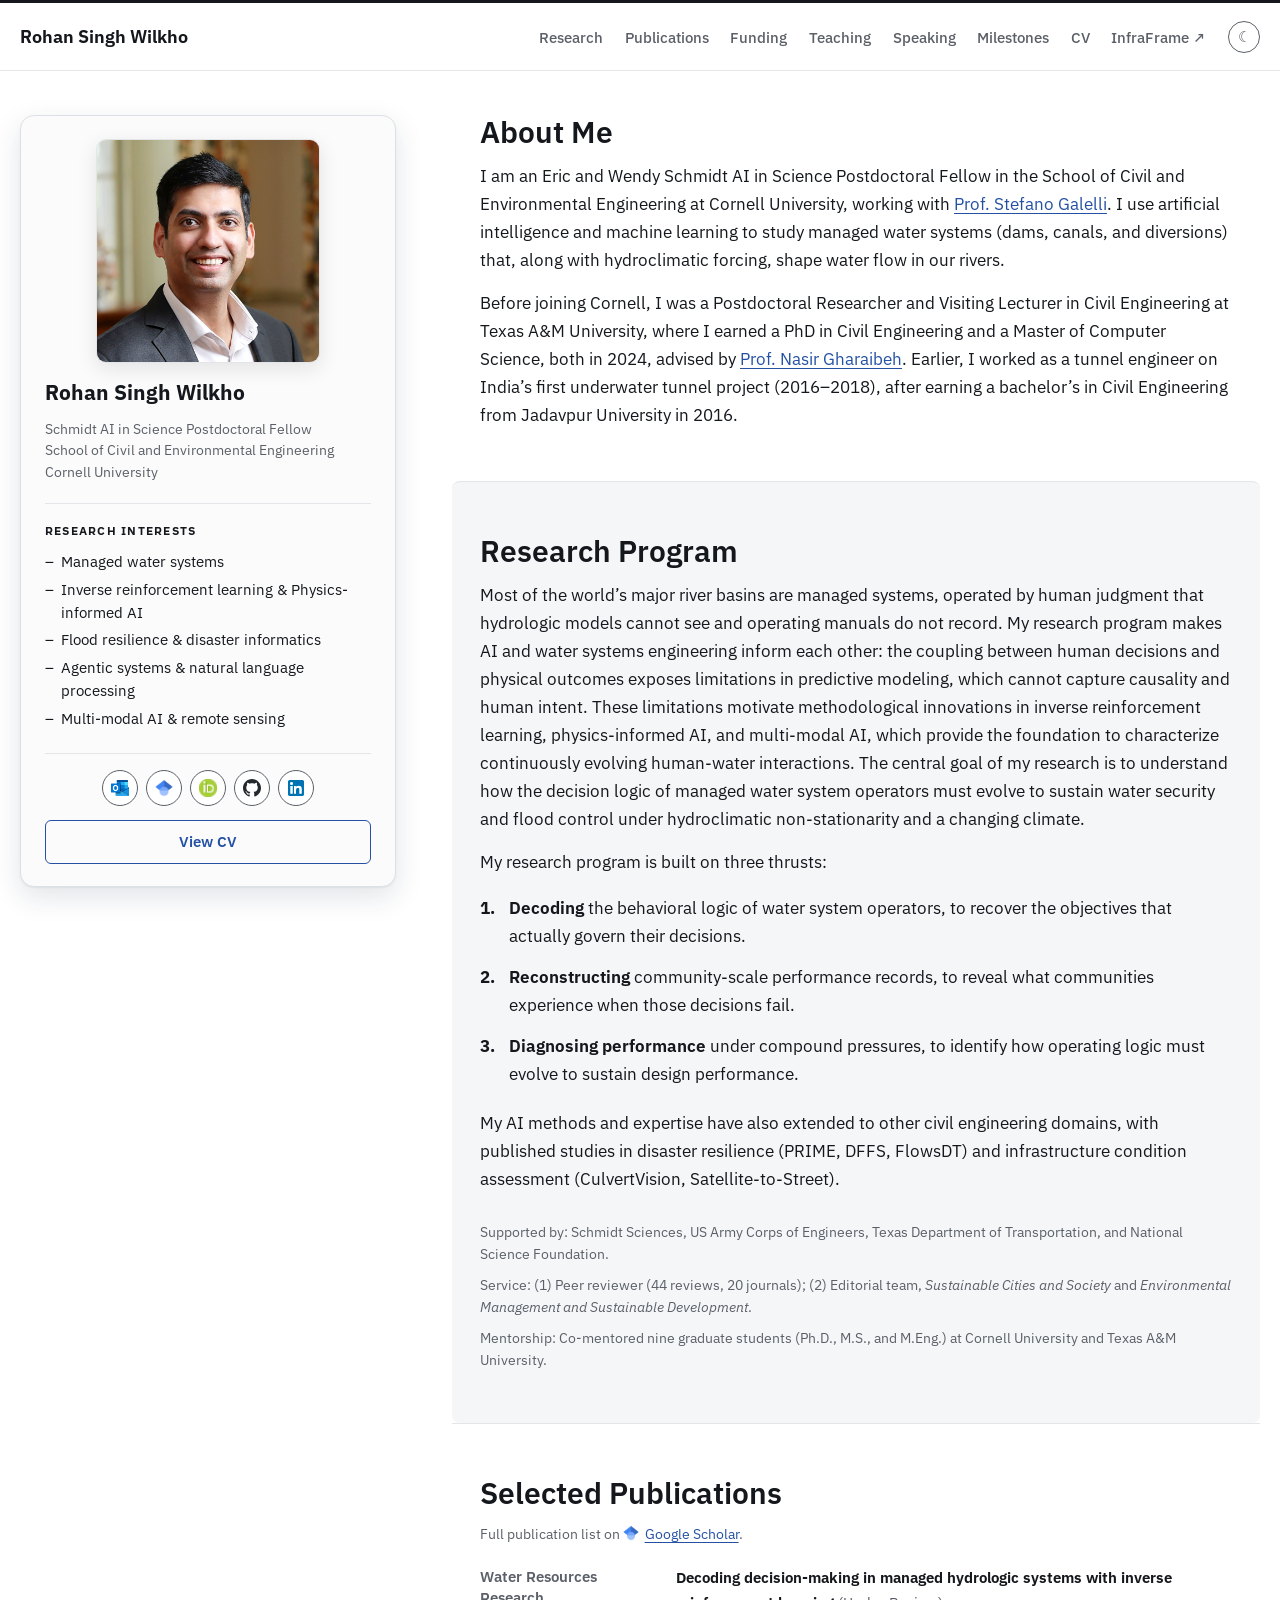
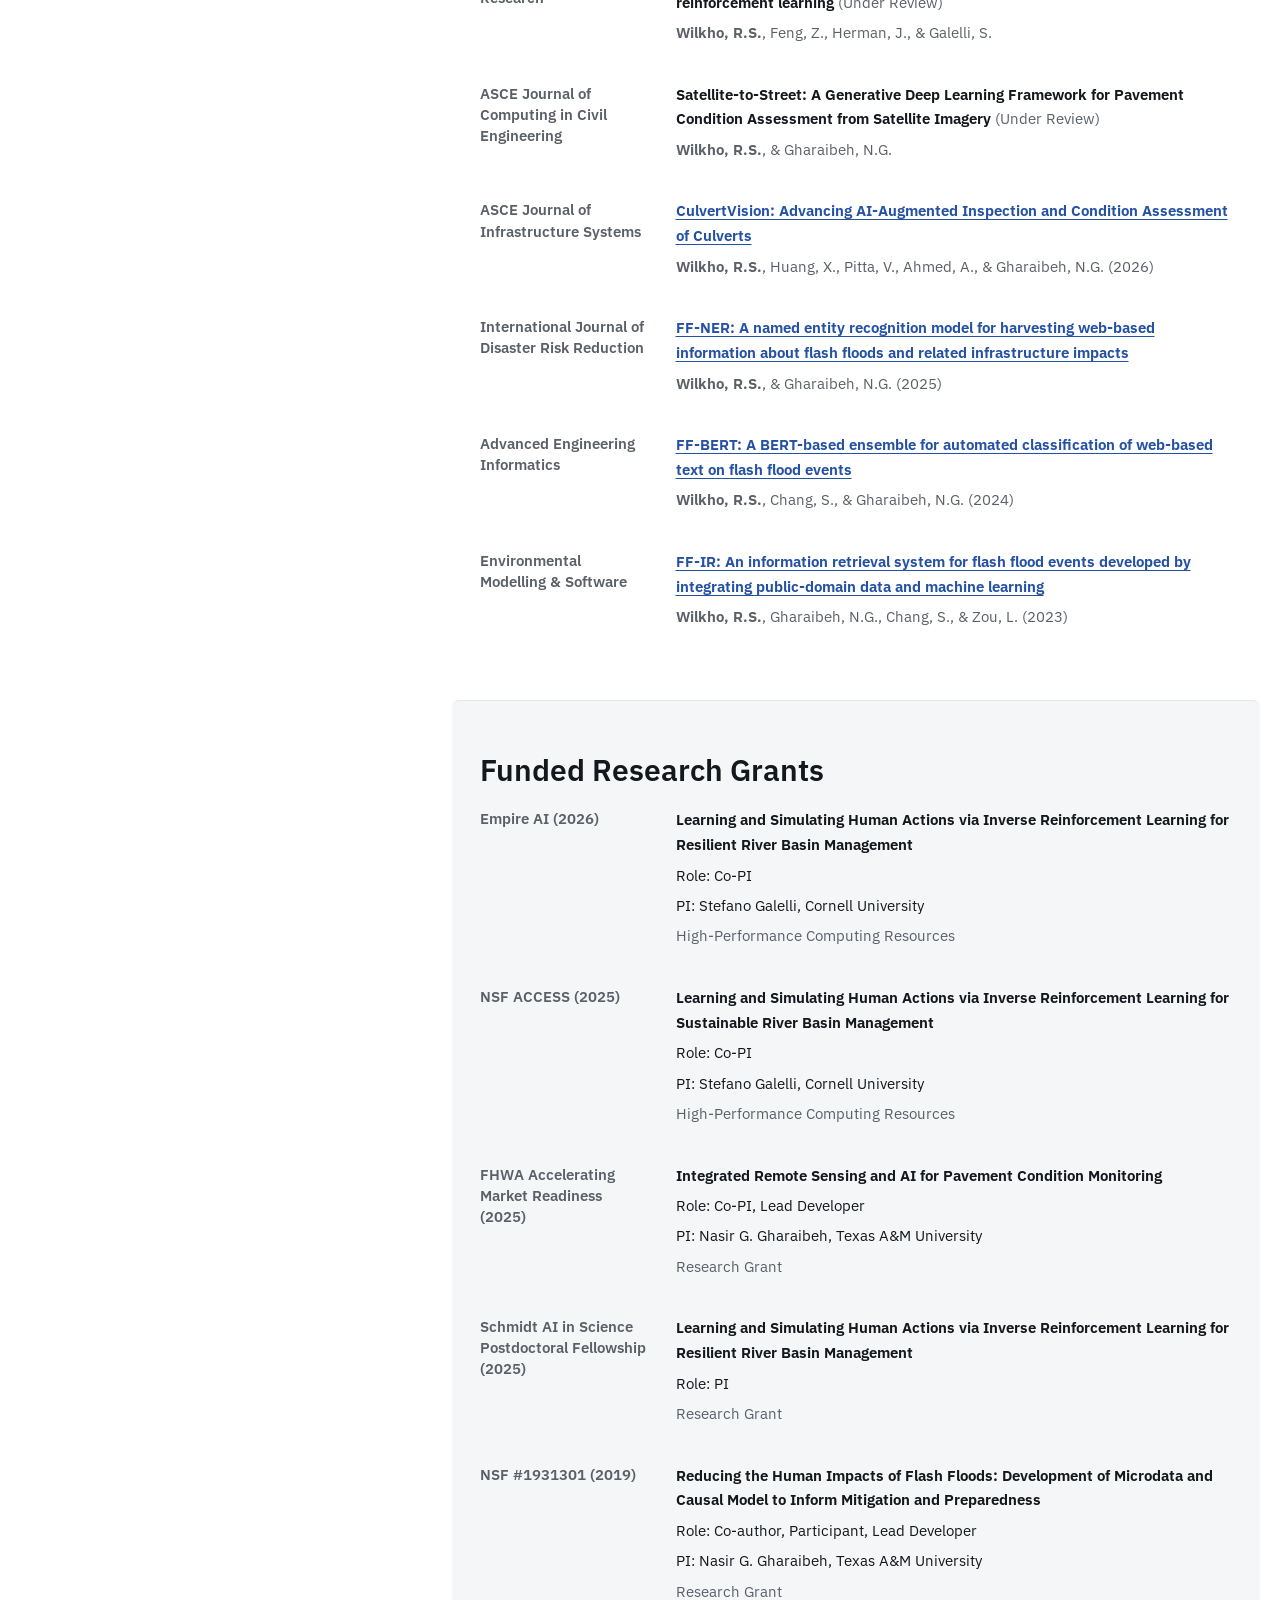
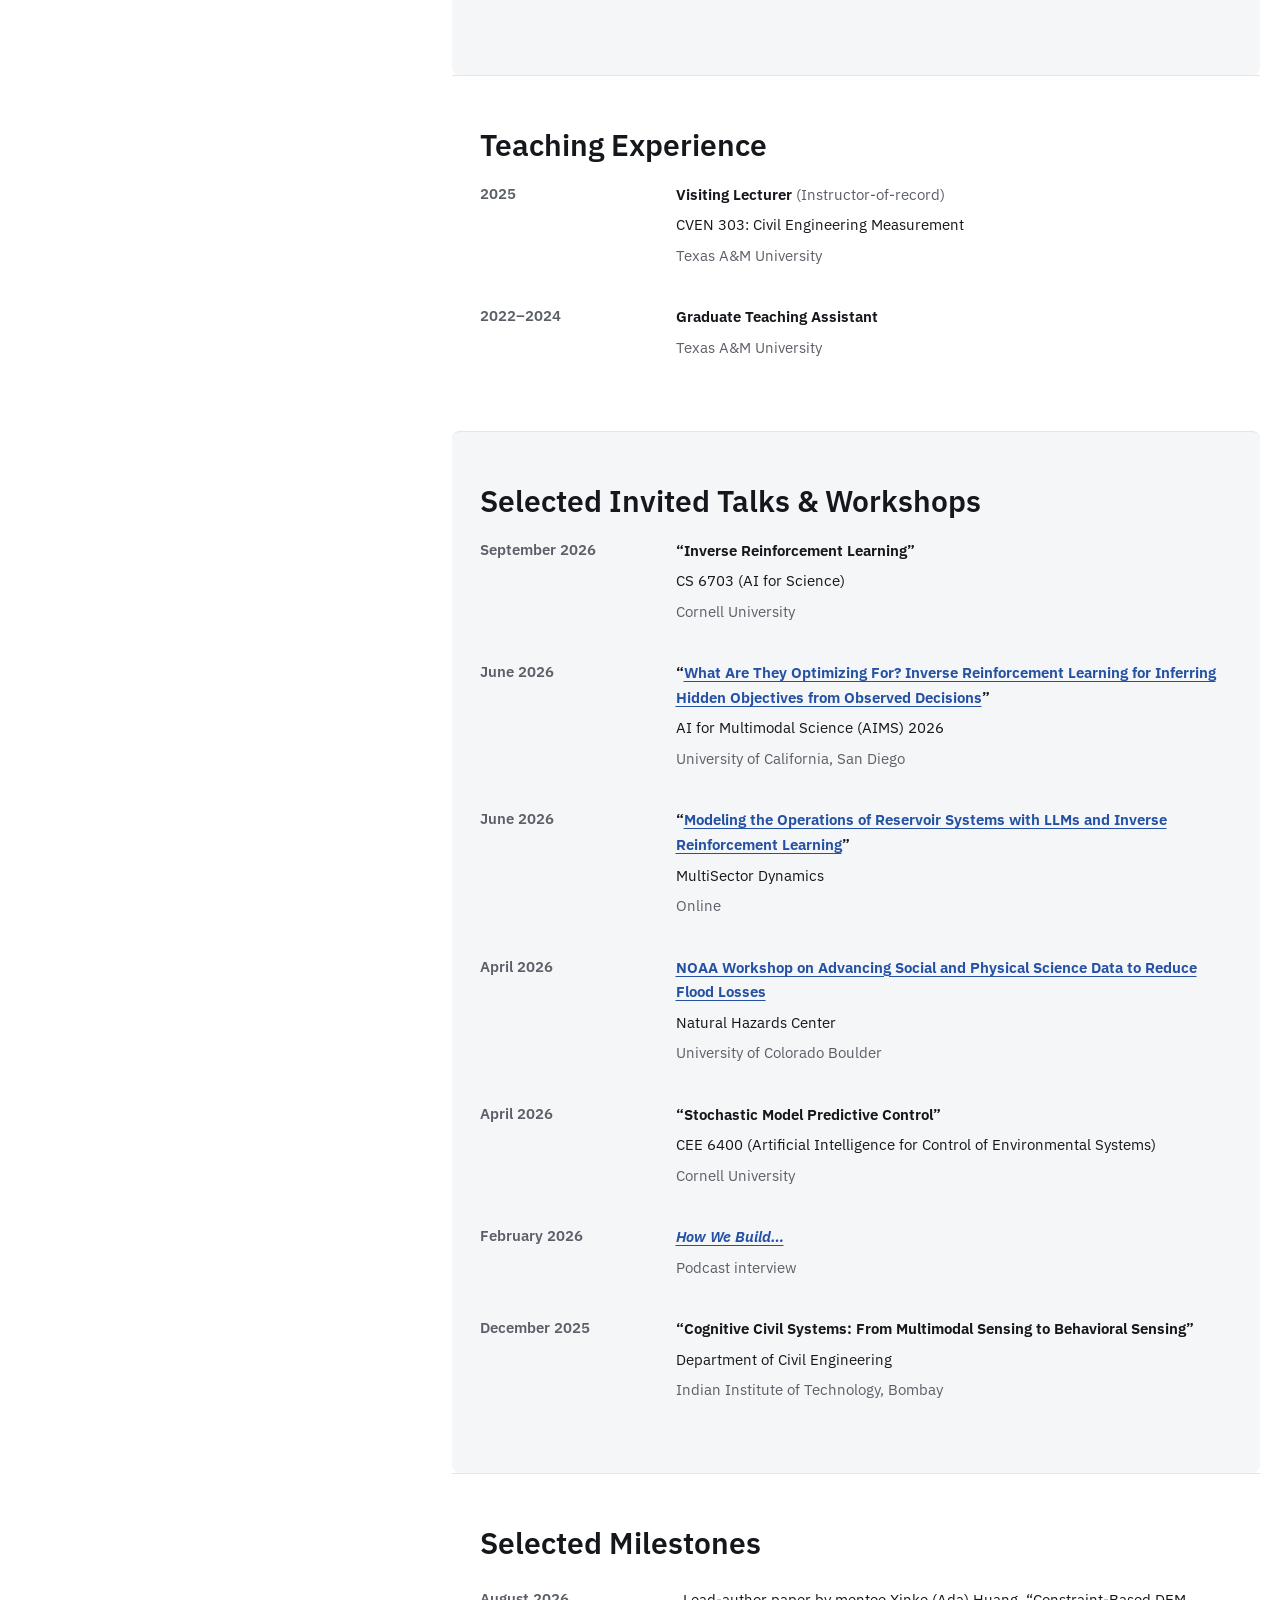
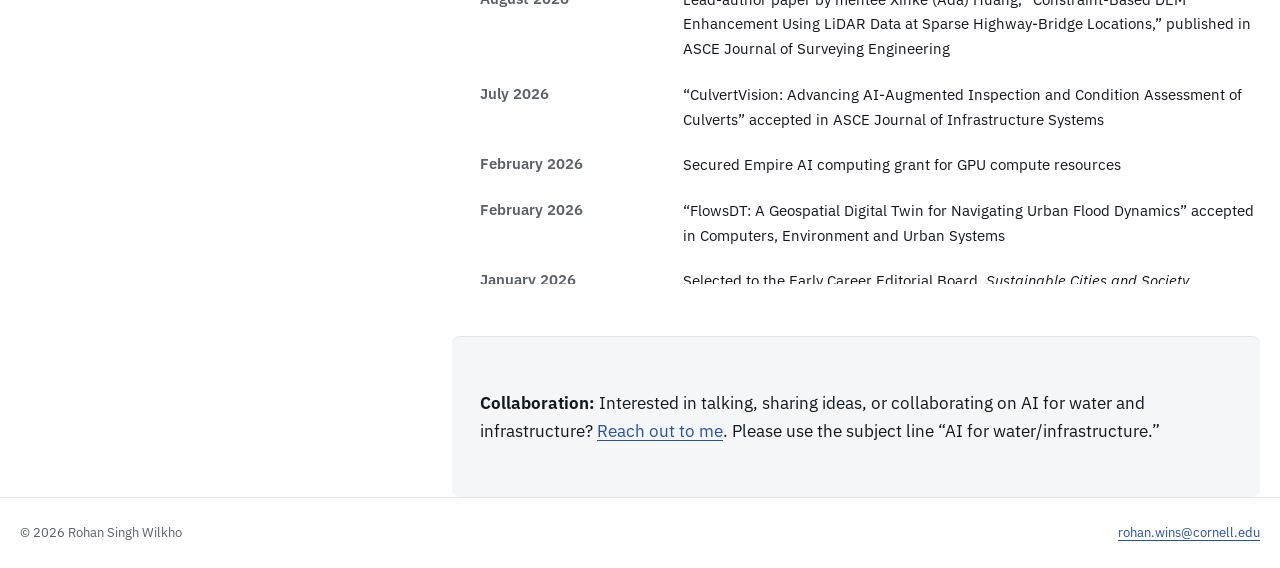
<file: index.html>
<!DOCTYPE html>
<html lang="en">
<head>
  <!-- Google tag (gtag.js) -->
  <script async src="https://www.googletagmanager.com/gtag/js?id=G-NSSXFM7LXE"></script>
  <script>
    window.dataLayer = window.dataLayer || [];
    function gtag(){dataLayer.push(arguments);}
    gtag('js', new Date());
    gtag('config', 'G-NSSXFM7LXE');
  </script>
  <!-- Microsoft Clarity -->
  <script type="text/javascript">
    (function(c,l,a,r,i,t,y){
        c[a]=c[a]||function(){(c[a].q=c[a].q||[]).push(arguments)};
        t=l.createElement(r);t.async=1;t.src="https://www.clarity.ms/tag/"+i;
        y=l.getElementsByTagName(r)[0];y.parentNode.insertBefore(t,y);
    })(window, document, "clarity", "script", "yewbq8x7nr");
  </script>
  <meta charset="utf-8">
  <meta name="viewport" content="width=device-width, initial-scale=1">
  <title>Rohan Singh Wilkho: AI for Managed Water Systems</title>
  <meta name="description" content="Rohan Singh Wilkho, Eric and Wendy Schmidt AI in Science Postdoctoral Fellow at Cornell University. He uses artificial intelligence and machine learning, including inverse reinforcement learning and physics-informed AI, to study managed water systems and reservoir operations.">
  <link rel="canonical" href="https://rohanwilkho.github.io/">
  <meta property="og:type" content="profile">
  <meta property="og:title" content="Rohan Singh Wilkho: AI for Managed Water Systems">
  <meta property="og:description" content="Schmidt AI in Science Postdoctoral Fellow, Cornell University. Decoding the behavioral logic of the world's managed water systems.">
  <meta property="og:url" content="https://rohanwilkho.github.io/">
  <meta property="og:image" content="https://rohanwilkho.github.io/assets/portrait.jpg">
  <link rel="icon" href="assets/favicon.svg" type="image/svg+xml">
  <link rel="preconnect" href="https://fonts.googleapis.com">
  <link rel="preconnect" href="https://fonts.gstatic.com" crossorigin>
  <link href="https://fonts.googleapis.com/css2?family=IBM+Plex+Sans:wght@400;500;600;700&display=swap" rel="stylesheet">
  <link rel="stylesheet" href="styles.css?v=6">
  <script>
    /* Light is the default; apply a saved dark choice before first paint. */
    (function () {
      try {
        if (localStorage.getItem('theme') === 'dark') document.documentElement.setAttribute('data-theme', 'dark');
      } catch (e) {}
    })();
  </script>

  <!-- Highwire Press meta tags for first-author articles -->
  <meta name="citation_author" content="Wilkho, Rohan Singh">
  <meta name="citation_title" content="FF-BERT: A BERT-based ensemble for automated classification of web-based text on flash flood events">
  <meta name="citation_journal_title" content="Advanced Engineering Informatics">
  <meta name="citation_publication_date" content="2024">
  <meta name="citation_doi" content="TODO_DOI_FFBERT">
  <meta name="citation_author" content="Wilkho, Rohan Singh">
  <meta name="citation_title" content="FF-NER: A named entity recognition model for harvesting web-based information about flash floods and related infrastructure impacts">
  <meta name="citation_journal_title" content="International Journal of Disaster Risk Reduction">
  <meta name="citation_publication_date" content="2025">
  <meta name="citation_doi" content="TODO_DOI_FFNER">
  <meta name="citation_author" content="Wilkho, Rohan Singh">
  <meta name="citation_title" content="FF-IR: An information retrieval system for flash flood events developed by integrating public-domain data and machine learning">
  <meta name="citation_journal_title" content="Environmental Modelling &amp; Software">
  <meta name="citation_publication_date" content="2023">
  <meta name="citation_doi" content="TODO_DOI_FFIR">
  <meta name="citation_author" content="Wilkho, Rohan Singh">
  <meta name="citation_title" content="A GIS-based tool for dynamic assessment of community susceptibility to flash flooding">
  <meta name="citation_journal_title" content="Journal of Flood Risk Management">
  <meta name="citation_publication_date" content="2025">
  <meta name="citation_doi" content="TODO_DOI_DFFS">
  <meta name="citation_author" content="Wilkho, Rohan Singh">
  <meta name="citation_title" content="CulvertVision: Advancing AI-Augmented Inspection and Condition Assessment of Culverts">
  <meta name="citation_journal_title" content="Journal of Infrastructure Systems">
  <meta name="citation_publication_date" content="2026">
  <meta name="citation_doi" content="TODO_DOI_CULVERTVISION">

  <script type="application/ld+json">
  {
    "@context": "https://schema.org",
    "@type": "Person",
    "name": "Rohan Singh Wilkho",
    "jobTitle": "Schmidt AI in Science Postdoctoral Fellow",
    "worksFor": {
      "@type": "CollegeOrUniversity",
      "name": "Cornell University",
      "department": "School of Civil and Environmental Engineering"
    },
    "alumniOf": [
      { "@type": "CollegeOrUniversity", "name": "Texas A&M University" },
      { "@type": "CollegeOrUniversity", "name": "Jadavpur University" }
    ],
    "award": ["Schmidt AI in Science Postdoctoral Fellowship (Schmidt Sciences, PI, $160,000)"],
    "email": "mailto:rohan.wins@cornell.edu",
    "url": "https://rohanwilkho.github.io/",
    "image": "https://rohanwilkho.github.io/assets/portrait.jpg",
    "knowsAbout": [
      "managed water systems", "reservoir operations", "inverse reinforcement learning",
      "physics-informed machine learning", "multi-modal AI", "hydroinformatics",
      "water resources engineering", "flood risk management", "disaster informatics",
      "natural language processing", "remote sensing", "computer vision",
      "coupled human-natural systems", "infrastructure asset management", "AI for science"
    ],
    "sameAs": [
      "https://scholar.google.com/citations?user=xesRkUsAAAAJ&hl=en",
      "https://www.linkedin.com/in/rohanswilkho/",
      "https://github.com/RohanSWilkho93",
      "https://orcid.org/0000-0001-6788-9332"
    ]
  }
  </script>
</head>
<body>
  <a class="skip-link" href="#main">Skip to main content</a>

  <header class="site-header">
    <div class="wrap">
      <a class="brand" href="#top">Rohan Singh Wilkho</a>
      <nav class="site-nav" aria-label="Sections">
        <ul>
          <li><a href="#research">Research</a></li>
          <li><a href="#publications">Publications</a></li>
          <li><a href="#funding">Funding</a></li>
          <li><a href="#teaching">Teaching</a></li>
          <li><a href="#talks">Speaking</a></li>
          <li><a href="#news">Milestones</a></li>
          <li><a href="assets/Wilkho_RohanSingh_CV.pdf" target="_blank" rel="noopener">CV</a></li>
          <li><a href="https://www.infraframe.com" target="_blank" rel="noopener">InfraFrame ↗</a></li>
          <li><button class="theme-toggle" id="theme-toggle" type="button" aria-label="Switch to dark theme">☾</button></li>
        </ul>
      </nav>
    </div>
  </header>

  <div class="layout">

    <!-- ================= FIXED PROFILE RAIL ================= -->
    <aside class="sidebar" aria-label="Profile">
      <img class="portrait" src="assets/portrait.jpg" alt="Portrait of Rohan Singh Wilkho">
      <p class="side-name">Rohan Singh Wilkho</p>
      <p class="side-role">Schmidt AI in Science Postdoctoral Fellow<br>School of Civil and Environmental Engineering<br>Cornell University</p>
      <p class="side-h">Research interests</p>
      <ul class="side-list">
        <li>Managed water systems</li>
        <li>Inverse reinforcement learning &amp; Physics-informed AI</li>
        <li>Flood resilience &amp; disaster informatics</li>
        <li>Agentic systems &amp; natural language processing</li>
        <li>Multi-modal AI &amp; remote sensing</li>
      </ul>
      <div class="icon-row" aria-label="Profiles and contact">
        <a class="icon-link" href="mailto:rohan.wins@cornell.edu" aria-label="Email">
          <img src="assets/icons/outlook.png" alt="" width="20" height="20">
        </a>
        <a class="icon-link" href="https://scholar.google.com/citations?user=xesRkUsAAAAJ&amp;hl=en" target="_blank" rel="noopener" aria-label="Google Scholar profile (opens in a new tab)">
          <img src="assets/icons/scholar.png" alt="" width="20" height="20">
        </a>
        <a class="icon-link" href="https://orcid.org/0000-0001-6788-9332" target="_blank" rel="noopener" aria-label="ORCID profile (opens in a new tab)">
          <img src="assets/icons/orcid.png" alt="" width="20" height="20">
        </a>
        <a class="icon-link" href="https://github.com/RohanSWilkho93" target="_blank" rel="noopener" aria-label="GitHub profile (opens in a new tab)">
          <img src="assets/icons/github.svg" alt="" width="20" height="20">
        </a>
        <a class="icon-link" href="https://www.linkedin.com/in/rohanswilkho/" target="_blank" rel="noopener" aria-label="LinkedIn profile (opens in a new tab)">
          <img src="assets/icons/linkedin.png" alt="" width="20" height="20">
        </a>
      </div>
      <a class="btn" href="assets/Wilkho_RohanSingh_CV.pdf" target="_blank" rel="noopener">View CV</a>
    </aside>

    <main id="main">
      <h1 class="visually-hidden">Rohan Singh Wilkho: AI for managed water systems, Cornell University</h1>

    <!-- ================= ABOUT ================= -->
    <section id="about" class="section" aria-labelledby="about-h">
      <div class="wrap">
        <h2 id="about-h">About Me</h2>
        <p>I am an Eric and Wendy Schmidt AI in Science Postdoctoral Fellow in the School of Civil and Environmental Engineering at Cornell University, working with <a href="https://www.duffield.cornell.edu/people/stefano-galelli/" target="_blank" rel="noopener">Prof. Stefano Galelli</a>. I use artificial intelligence and machine learning to study managed water systems (dams, canals, and diversions) that, along with hydroclimatic forcing, shape water flow in our rivers.</p>
        <p style="margin-top:0.9rem">Before joining Cornell, I was a Postdoctoral Researcher and Visiting Lecturer in Civil Engineering at Texas A&amp;M University, where I earned a PhD in Civil Engineering and a Master of Computer Science, both in 2024, advised by <a href="https://engineering.tamu.edu/civil/profiles/ngharaibeh.html" target="_blank" rel="noopener">Prof. Nasir Gharaibeh</a>. Earlier, I worked as a tunnel engineer on India’s first underwater tunnel project (2016–2018), after earning a bachelor&rsquo;s in Civil Engineering from Jadavpur University in 2016.</p>
      </div>
    </section>

    <!-- ================= RESEARCH ================= -->
    <section id="research" class="section section-alt" aria-labelledby="research-h">
      <div class="wrap">
        <h2 id="research-h">Research Program</h2>
        <p>Most of the world’s major river basins are managed systems, operated by human judgment that hydrologic models cannot see and operating manuals do not record. My research program makes AI and water systems engineering inform each other: the coupling between human decisions and physical outcomes exposes limitations in predictive modeling, which cannot capture causality and human intent. These limitations motivate methodological innovations in inverse reinforcement learning, physics-informed AI, and multi-modal AI, which provide the foundation to characterize continuously evolving human-water interactions. The central goal of my research is to understand how the decision logic of managed water system operators must evolve to sustain water security and flood control under hydroclimatic non-stationarity and a changing climate.</p>

        <p style="margin-top:0.9rem">My research program is built on three thrusts:</p>
        <ol class="thrust-list">
          <li><strong>Decoding</strong> the behavioral logic of water system operators, to recover the objectives that actually govern their decisions.</li>
          <li><strong>Reconstructing</strong> community-scale performance records, to reveal what communities experience when those decisions fail.</li>
          <li><strong>Diagnosing performance</strong> under compound pressures, to identify how operating logic must evolve to sustain design performance.</li>
        </ol>

        <p style="margin-top:0.9rem">My AI methods and expertise have also extended to other civil engineering domains, with published studies in disaster resilience (PRIME, DFFS, FlowsDT) and infrastructure condition assessment (CulvertVision, Satellite-to-Street).</p>

        <p class="tag-note" style="margin-top:1.75rem">Supported by: Schmidt Sciences, US Army Corps of Engineers, Texas Department of Transportation, and National Science Foundation.</p>
        <p class="tag-note" style="margin-top:0.5rem">Service: (1) Peer reviewer (44 reviews, 20 journals); (2) Editorial team, <em>Sustainable Cities and Society</em> and <em>Environmental Management and Sustainable Development</em>.</p>
        <p class="tag-note" style="margin-top:0.5rem">Mentorship: Co-mentored nine graduate students (Ph.D., M.S., and M.Eng.) at Cornell University and Texas A&amp;M University.</p>
      </div>
    </section>

    <!-- ================= PUBLICATIONS ================= -->
    <section id="publications" class="section" aria-labelledby="pubs-h">
      <div class="wrap">
        <h2 id="pubs-h">Selected Publications</h2>
        <p class="tag-note">Full publication list on <a href="https://scholar.google.com/citations?user=xesRkUsAAAAJ&amp;hl=en" target="_blank" rel="noopener"><img src="assets/icons/scholar.png" alt="" width="16" height="16" class="inline-icon">Google Scholar</a>.</p>

        <div class="table-wrap">
          <table class="pub-table">
            <caption class="visually-hidden">Selected publications, listed by journal, title, and authors</caption>
            <tbody>
              <tr>
                <th scope="row">Water Resources Research</th>
                <td>
                  <p class="pub-title-line">Decoding decision-making in managed hydrologic systems with inverse reinforcement learning <span class="pub-status-tag">(Under Review)</span></p>
                  <p class="pub-authors-line"><strong>Wilkho, R.S.</strong>, Feng, Z., Herman, J., &amp; Galelli, S.</p>
                </td>
              </tr>
              <tr>
                <th scope="row">ASCE Journal of Computing in Civil Engineering</th>
                <td>
                  <p class="pub-title-line">Satellite-to-Street: A Generative Deep Learning Framework for Pavement Condition Assessment from Satellite Imagery <span class="pub-status-tag">(Under Review)</span></p>
                  <p class="pub-authors-line"><strong>Wilkho, R.S.</strong>, &amp; Gharaibeh, N.G.</p>
                </td>
              </tr>
              <tr>
                <th scope="row">ASCE Journal of Infrastructure Systems</th>
                <td>
                  <p class="pub-title-line"><a href="https://doi.org/10.1061/JITSE4.ISENG-2984" target="_blank" rel="noopener">CulvertVision: Advancing AI-Augmented Inspection and Condition Assessment of Culverts</a></p>
                  <p class="pub-authors-line"><strong>Wilkho, R.S.</strong>, Huang, X., Pitta, V., Ahmed, A., &amp; Gharaibeh, N.G. (2026)</p>
                </td>
              </tr>
              <tr>
                <th scope="row">International Journal of Disaster Risk Reduction</th>
                <td>
                  <p class="pub-title-line"><a href="https://doi.org/10.1016/j.ijdrr.2025.105604" target="_blank" rel="noopener">FF-NER: A named entity recognition model for harvesting web-based information about flash floods and related infrastructure impacts</a></p>
                  <p class="pub-authors-line"><strong>Wilkho, R.S.</strong>, &amp; Gharaibeh, N.G. (2025)</p>
                </td>
              </tr>
              <tr>
                <th scope="row">Advanced Engineering Informatics</th>
                <td>
                  <p class="pub-title-line"><a href="https://doi.org/10.1016/j.aei.2023.102293" target="_blank" rel="noopener">FF-BERT: A BERT-based ensemble for automated classification of web-based text on flash flood events</a></p>
                  <p class="pub-authors-line"><strong>Wilkho, R.S.</strong>, Chang, S., &amp; Gharaibeh, N.G. (2024)</p>
                </td>
              </tr>
              <tr>
                <th scope="row">Environmental Modelling &amp; Software</th>
                <td>
                  <p class="pub-title-line"><a href="https://doi.org/10.1016/j.envsoft.2023.105734" target="_blank" rel="noopener">FF-IR: An information retrieval system for flash flood events developed by integrating public-domain data and machine learning</a></p>
                  <p class="pub-authors-line"><strong>Wilkho, R.S.</strong>, Gharaibeh, N.G., Chang, S., &amp; Zou, L. (2023)</p>
                </td>
              </tr>
            </tbody>
          </table>
        </div>
      </div>
    </section>

    <!-- ================= FUNDING ================= -->
    <section id="funding" class="section section-alt" aria-labelledby="funding-h">
      <div class="wrap">
        <h2 id="funding-h">Funded Research Grants</h2>

        <div class="table-wrap">
          <table class="pub-table">
            <caption class="visually-hidden">Funded research grants, listed by grant, title, role, and type</caption>
            <tbody>
              <tr>
                <th scope="row">Empire AI (2026)</th>
                <td>
                  <p class="pub-title-line">Learning and Simulating Human Actions via Inverse Reinforcement Learning for Resilient River Basin Management</p>
                  <p style="margin-top:0.35rem">Role: Co-PI</p>
                  <p style="margin-top:0.35rem">PI: Stefano Galelli, Cornell University</p>
                  <p class="pub-authors-line">High-Performance Computing Resources</p>
                </td>
              </tr>
              <tr>
                <th scope="row">NSF ACCESS (2025)</th>
                <td>
                  <p class="pub-title-line">Learning and Simulating Human Actions via Inverse Reinforcement Learning for Sustainable River Basin Management</p>
                  <p style="margin-top:0.35rem">Role: Co-PI</p>
                  <p style="margin-top:0.35rem">PI: Stefano Galelli, Cornell University</p>
                  <p class="pub-authors-line">High-Performance Computing Resources</p>
                </td>
              </tr>
              <tr>
                <th scope="row">FHWA Accelerating Market Readiness (2025)</th>
                <td>
                  <p class="pub-title-line">Integrated Remote Sensing and AI for Pavement Condition Monitoring</p>
                  <p style="margin-top:0.35rem">Role: Co-PI, Lead Developer</p>
                  <p style="margin-top:0.35rem">PI: Nasir G. Gharaibeh, Texas A&amp;M University</p>
                  <p class="pub-authors-line">Research Grant</p>
                </td>
              </tr>
              <tr>
                <th scope="row">Schmidt AI in Science Postdoctoral Fellowship (2025)</th>
                <td>
                  <p class="pub-title-line">Learning and Simulating Human Actions via Inverse Reinforcement Learning for Resilient River Basin Management</p>
                  <p style="margin-top:0.35rem">Role: PI</p>
                  <p class="pub-authors-line">Research Grant</p>
                </td>
              </tr>
              <tr>
                <th scope="row">NSF #1931301 (2019)</th>
                <td>
                  <p class="pub-title-line">Reducing the Human Impacts of Flash Floods: Development of Microdata and Causal Model to Inform Mitigation and Preparedness</p>
                  <p style="margin-top:0.35rem">Role: Co-author, Participant, Lead Developer</p>
                  <p style="margin-top:0.35rem">PI: Nasir G. Gharaibeh, Texas A&amp;M University</p>
                  <p class="pub-authors-line">Research Grant</p>
                </td>
              </tr>
            </tbody>
          </table>
        </div>
      </div>
    </section>

    <!-- ================= TEACHING ================= -->
    <section id="teaching" class="section" aria-labelledby="teach-h">
      <div class="wrap">
        <h2 id="teach-h">Teaching Experience</h2>

        <div class="table-wrap">
          <table class="pub-table">
            <caption class="visually-hidden">Teaching experience, listed by year, course, and role</caption>
            <tbody>
              <tr>
                <th scope="row">2025</th>
                <td>
                  <p class="pub-title-line">Visiting Lecturer <span class="pub-status-tag">(Instructor-of-record)</span></p>
                  <p style="margin-top:0.35rem">CVEN 303: Civil Engineering Measurement</p>
                  <p class="pub-authors-line">Texas A&amp;M University</p>
                </td>
              </tr>
              <tr>
                <th scope="row">2022–2024</th>
                <td>
                  <p class="pub-title-line">Graduate Teaching Assistant</p>
                  <p class="pub-authors-line">Texas A&amp;M University</p>
                </td>
              </tr>
            </tbody>
          </table>
        </div>
      </div>
    </section>

    <!-- ================= INVITED TALKS ================= -->
    <section id="talks" class="section section-alt" aria-labelledby="talks-h">
      <div class="wrap">
        <h2 id="talks-h">Selected Invited Talks &amp; Workshops</h2>

        <div class="table-wrap">
          <table class="pub-table">
            <caption class="visually-hidden">Invited talks and podcast appearances, listed by month, year, title, context, and venue</caption>
            <tbody>
              <tr>
                <th scope="row">September 2026</th>
                <td>
                  <p class="pub-title-line">“Inverse Reinforcement Learning”</p>
                  <p style="margin-top:0.35rem">CS 6703 (AI for Science)</p>
                  <p class="pub-authors-line">Cornell University</p>
                </td>
              </tr>
              <tr>
                <th scope="row">June 2026</th>
                <td>
                  <p class="pub-title-line">“<a href="https://aims-2026.vercel.app/" target="_blank" rel="noopener">What Are They Optimizing For? Inverse Reinforcement Learning for Inferring Hidden Objectives from Observed Decisions</a>”</p>
                  <p style="margin-top:0.35rem">AI for Multimodal Science (AIMS) 2026</p>
                  <p class="pub-authors-line">University of California, San Diego</p>
                </td>
              </tr>
              <tr>
                <th scope="row">June 2026</th>
                <td>
                  <p class="pub-title-line">“<a href="https://doi.org/10.57931/3375561" target="_blank" rel="noopener">Modeling the Operations of Reservoir Systems with LLMs and Inverse Reinforcement Learning</a>”</p>
                  <p style="margin-top:0.35rem">MultiSector Dynamics</p>
                  <p class="pub-authors-line">Online</p>
                </td>
              </tr>
              <tr>
                <th scope="row">April 2026</th>
                <td>
                  <p class="pub-title-line"><a href="https://hazards.colorado.edu/news/center-news/becoming-flood-fluent" target="_blank" rel="noopener">NOAA Workshop on Advancing Social and Physical Science Data to Reduce Flood Losses</a></p>
                  <p style="margin-top:0.35rem">Natural Hazards Center</p>
                  <p class="pub-authors-line">University of Colorado Boulder</p>
                </td>
              </tr>
              <tr>
                <th scope="row">April 2026</th>
                <td>
                  <p class="pub-title-line">“Stochastic Model Predictive Control”</p>
                  <p style="margin-top:0.35rem">CEE 6400 (Artificial Intelligence for Control of Environmental Systems)</p>
                  <p class="pub-authors-line">Cornell University</p>
                </td>
              </tr>
              <tr>
                <th scope="row">February 2026</th>
                <td>
                  <p class="pub-title-line"><em><a href="https://www.youtube.com/watch?v=ojumqvlHa8A" target="_blank" rel="noopener">How We Build&hellip;</a></em></p>
                  <p class="pub-authors-line">Podcast interview</p>
                </td>
              </tr>
              <tr>
                <th scope="row">December 2025</th>
                <td>
                  <p class="pub-title-line">“Cognitive Civil Systems: From Multimodal Sensing to Behavioral Sensing”</p>
                  <p style="margin-top:0.35rem">Department of Civil Engineering</p>
                  <p class="pub-authors-line">Indian Institute of Technology, Bombay</p>
                </td>
              </tr>
            </tbody>
          </table>
        </div>
      </div>
    </section>

    <!-- ================= NEWS ================= -->
    <section id="news" class="section" aria-labelledby="news-h">
      <div class="wrap">
        <h2 id="news-h">Selected Milestones</h2>
        <div class="scroll-table" role="region" aria-label="News, scrollable" tabindex="0">
          <table class="pub-table news-table">
            <caption class="visually-hidden">News, listed by month and year, most recent first</caption>
            <tbody>
              <tr><th scope="row">August 2026</th><td>Lead-author paper by mentee Xinke (Ada) Huang, “Constraint-Based DEM Enhancement Using LiDAR Data at Sparse Highway-Bridge Locations,” published in ASCE Journal of Surveying Engineering</td></tr>
              <tr><th scope="row">July 2026</th><td>“CulvertVision: Advancing AI-Augmented Inspection and Condition Assessment of Culverts” accepted in ASCE Journal of Infrastructure Systems</td></tr>
              <tr><th scope="row">February 2026</th><td>Secured Empire AI computing grant for GPU compute resources</td></tr>
              <tr><th scope="row">February 2026</th><td>“FlowsDT: A Geospatial Digital Twin for Navigating Urban Flood Dynamics” accepted in Computers, Environment and Urban Systems</td></tr>
              <tr><th scope="row">January 2026</th><td>Selected to the Early Career Editorial Board, <em>Sustainable Cities and Society</em></td></tr>
              <tr><th scope="row">November 2025</th><td>Secured NSF ACCESS computing grant for GPU compute resources</td></tr>
              <tr><th scope="row">November 2025</th><td>Road-Lens (InfraFrame) awarded FHWA Accelerating Market Readiness grant</td></tr>
              <tr><th scope="row">October 2025</th><td>Began Schmidt AI in Science Postdoctoral Fellowship, Cornell University</td></tr>
              <tr><th scope="row">March 2025</th><td>“FF-NER: A named entity recognition model for harvesting web-based information about flash floods and related infrastructure impacts” accepted in International Journal of Disaster Risk Reduction</td></tr>
              <tr><th scope="row">November 2024</th><td>“A GIS-based tool for dynamic assessment of community susceptibility to flash flooding” accepted in Journal of Flood Risk Management</td></tr>
              <tr><th scope="row">October 2024</th><td>“PRIME: A CyberGIS Platform for Resilience Inference Measurement and Enhancement” accepted in Computers, Environment and Urban Systems</td></tr>
              <tr><th scope="row">August 2024</th><td>PhD in Civil Engineering, Texas A&amp;M University</td></tr>
              <tr><th scope="row">May 2024</th><td>Master of Computer Science, Texas A&amp;M University</td></tr>
              <tr><th scope="row">April 2024</th><td>1st runner-up, 3MT Thesis Competition, Zachry Department of Civil and Environmental Engineering, Texas A&amp;M University</td></tr>
              <tr><th scope="row">December 2023</th><td>“FF-BERT: A BERT-based ensemble for automated classification of web-based text on flash flood events” accepted in Advanced Engineering Informatics</td></tr>
              <tr><th scope="row">September 2023</th><td>“Predicting Flash Flood Economic Damage at the Community Scale: Empirical Zero-Inflated Model with Semicontinuous Data” accepted in ASCE Natural Hazards Review</td></tr>
              <tr><th scope="row">June 2023</th><td>“FF-IR: An information retrieval system for flash flood events developed by integrating public-domain data and machine learning” accepted in Environmental Modelling &amp; Software</td></tr>
              <tr><th scope="row">May 2023</th><td>“Environmental, climatic, and situational factors influencing the probability of fatality or injury occurrence in flash flooding: a rare event logistic regression predictive model” accepted in Natural Hazards</td></tr>
              <tr><th scope="row">May 2023</th><td>1st runner-up, Association of State Flood Plain Managers 2023 Student Paper Competition</td></tr>
              <tr><th scope="row">April 2023</th><td>Montgomery Award (Texas A&amp;M University&rsquo;s university-wide honor for graduate student leadership and scholarship, selected from a highly competitive pool), Graduate and Professional School</td></tr>
            </tbody>
          </table>
        </div>
      </div>
    </section>

    <!-- ================= COLLABORATION ================= -->
    <section class="section section-alt">
      <div class="wrap">
        <p><strong>Collaboration:</strong> Interested in talking, sharing ideas, or collaborating on AI for water and infrastructure? <a href="mailto:rohan.wins@cornell.edu?subject=AI%20for%20water%2Finfrastructure">Reach out to me</a>. Please use the subject line &ldquo;AI for water/infrastructure.&rdquo;</p>
      </div>
    </section>

    </main>
  </div>

  <footer class="site-footer">
    <div class="wrap">
      <p>© 2026 Rohan Singh Wilkho</p>
      <p><a href="mailto:rohan.wins@cornell.edu">rohan.wins@cornell.edu</a></p>
    </div>
  </footer>

  <script>
    /* Dark-mode toggle. Light is the default; the choice persists across visits. */
    (function () {
      var btn = document.getElementById('theme-toggle');
      if (!btn) return;
      function paint() {
        var dark = document.documentElement.getAttribute('data-theme') === 'dark';
        btn.textContent = dark ? '☀' : '☾';
        btn.setAttribute('aria-label', dark ? 'Switch to light theme' : 'Switch to dark theme');
      }
      btn.addEventListener('click', function () {
        var dark = document.documentElement.getAttribute('data-theme') === 'dark';
        if (dark) document.documentElement.removeAttribute('data-theme');
        else document.documentElement.setAttribute('data-theme', 'dark');
        try { localStorage.setItem('theme', dark ? 'light' : 'dark'); } catch (e) {}
        paint();
      });
      paint();
    })();
  </script>
</body>
</html>
</file>
<file: styles.css>
/* ==========================================================================
   Rohan Singh Wilkho — academic portfolio
   Technical minimalist: pure white/near-black + one institutional-blue accent.
   IBM Plex Sans throughout (display and body share one family, two weights).
   Light is the default; dark applies only via the visitor's explicit toggle.
   ========================================================================== */

:root {
  --bg: #FFFFFF;
  --bg-alt: #F5F6F8;
  --ink: #14171C;             /* body: near-black, not navy-tinted */
  --ink-soft: #5B6068;
  --navy: #14171C;            /* headings/structure: same near-black as ink — monochrome by design */
  --link: #2451A4;            /* the one accent color, used for links */
  --accent: #2451A4;          /* institutional blue — the single color note on an otherwise monochrome page */
  --accent-soft: #E9EEF7;
  --rule: #E3E5E8;
  --card: #FBFBFB;
  --teal: #14171C;            /* profile-card name: bold near-black, not a separate color */
  --card-border: #DDE0E4;
  --shadow: 0 1px 3px rgba(20, 23, 28, 0.06);
  --shadow-lg: 0 6px 20px rgba(20, 23, 28, 0.10);
  --serif: "IBM Plex Sans", "Segoe UI", -apple-system, "Helvetica Neue", Arial, sans-serif;
  --sans: "IBM Plex Sans", "Segoe UI", -apple-system, "Helvetica Neue", Arial, sans-serif;
}

/* Dark theme — applied only by the visitor's explicit toggle; light is the default. */
:root[data-theme="dark"] {
  --bg: #101720;
  --bg-alt: #17212C;
  --ink: #E5E7E4;
  --ink-soft: #A9B4BF;
  --navy: #EDEDEA;            /* headings/structure: near-white, same monochrome-plus-accent logic as light mode */
  --link: #7FA8E0;
  --accent: #7FA8E0;          /* institutional blue, lightened for contrast on a dark card */
  --accent-soft: #1D2B3A;
  --rule: #263344;
  --card: #17212C;
  --wash: #1B2836;
  --teal: #EDEDEA;            /* profile-card name: bold near-white, matching navy/ink */
  --card-border: #35496073;
  --shadow: none;
  --shadow-lg: 0 6px 24px rgba(0, 0, 0, 0.5);
}

* { margin: 0; padding: 0; box-sizing: border-box; }

html { scroll-behavior: smooth; }

body {
  font-family: var(--sans);
  font-size: 1.0625rem;
  line-height: 1.65;
  color: var(--ink);
  background: var(--bg);
  -webkit-font-smoothing: antialiased;
}

/* ------------------------------------------------------------------ type */

h1, h2, h3 { font-family: var(--serif); font-weight: 600; line-height: 1.15; color: var(--navy); }

h1 { font-size: clamp(2rem, 5.5vw, 3.4rem); letter-spacing: -0.015em; }
h2 { font-size: clamp(1.45rem, 3vw, 1.9rem); margin-bottom: 0.75rem; }
h3 { font-size: 1.18rem; margin-bottom: 0.4rem; }

p { max-width: 70ch; }

a { color: var(--link); text-decoration-thickness: 1px; text-underline-offset: 3px; }
a:hover { text-decoration-thickness: 2px; }
a:focus-visible, button:focus-visible, summary:focus-visible {
  outline: 3px solid var(--accent);
  outline-offset: 3px;
  border-radius: 2px;
}

strong { font-weight: 650; }

::selection { background: var(--accent); color: var(--bg); }

/* ------------------------------------------------------------ skip link */

.skip-link {
  position: absolute;
  left: -9999px;
  top: 0;
  background: var(--accent);
  color: #fff;
  padding: 0.6rem 1rem;
  z-index: 100;
}
.skip-link:focus { left: 0.5rem; top: 0.5rem; }

/* ---------------------------------------------------------------- layout */

.wrap { max-width: 62rem; margin: 0 auto; padding: 0 1.25rem; }

/* header + nav */

.site-header {
  position: sticky;
  top: 0;
  z-index: 50;
  border-top: 3px solid var(--navy);   /* institutional hairline, university-press style */
  border-bottom: 1px solid var(--rule);
  background: var(--bg);
}

/* anchor targets land below the sticky bar */
section[id], footer[id] { scroll-margin-top: 4.5rem; }
.site-header .wrap {
  max-width: 83rem;   /* matches .layout so the brand name lines up with the sidebar's left edge */
  display: flex;
  flex-wrap: wrap;
  align-items: baseline;
  justify-content: space-between;
  gap: 0.5rem 1.5rem;
  padding-top: 1.1rem;
  padding-bottom: 1.1rem;
}
.brand {
  font-family: var(--serif);
  font-size: 1.15rem;
  font-weight: 650;
  color: var(--navy);
  text-decoration: none;
  white-space: nowrap;
}
.brand:hover { color: var(--link); }

.site-nav ul {
  display: flex;
  flex-wrap: wrap;
  align-items: center;
  gap: 0.25rem 1.35rem;
  list-style: none;
}

.theme-toggle {
  background: none;
  border: 1px solid var(--ink-soft);
  border-radius: 999px;
  width: 2rem;
  height: 2rem;
  line-height: 1;
  cursor: pointer;
  color: var(--ink-soft);
  font-size: 0.95rem;
  display: grid;
  place-items: center;
}
.theme-toggle:hover { color: var(--navy); border-color: var(--navy); }

.site-nav a {
  color: var(--ink-soft);
  text-decoration: none;
  font-size: 0.95rem;
  font-weight: 500;
}
.site-nav a:hover { color: var(--navy); }
.site-nav a[aria-current="page"] {
  color: var(--navy);
  font-weight: 650;
  border-bottom: 2px solid var(--navy);
  padding-bottom: 2px;
}

/* ------------------------------------------- two-column layout with fixed rail */

.layout {
  max-width: 83rem;
  margin: 0 auto;
  padding: 0 1.25rem;
  display: grid;
  grid-template-columns: 23.5rem minmax(0, 1fr);
  gap: 3.5rem;
  align-items: start;
}
.layout .wrap { max-width: none; padding: 0; }
.layout .section, .layout .hero { padding-left: 1.75rem; padding-right: 1.75rem; }
.layout main p { max-width: none; }   /* let prose run the full column width, matching headings and section backgrounds */
.layout .section-alt { border-radius: 8px; }

.sidebar {
  position: sticky;
  top: 5.25rem;                 /* clears the sticky header */
  margin-top: 2.75rem;
  margin-bottom: 2.75rem;       /* matches the header-to-box gap, mirrored before the footer */
  padding: 1.4rem 1.5rem;   /* top and bottom padding equal, by design */
  background: var(--card);
  border: 1.5px solid var(--card-border);
  border-radius: 14px;
  box-shadow: 0 1px 2px rgba(20, 48, 74, 0.06), 0 10px 28px rgba(20, 48, 74, 0.13);
}
.sidebar .portrait { display: block; max-width: 14rem; margin: 0 auto; }
.side-name {
  font-family: var(--serif);
  font-size: 1.3rem;
  font-weight: 700;
  color: var(--teal);
  margin-top: 0.85rem;
}
.side-role { font-size: 0.9rem; color: var(--ink-soft); line-height: 1.5; margin-top: 0.45rem; }
.side-h {
  font-size: 0.78rem;
  font-weight: 650;
  letter-spacing: 0.1em;
  text-transform: uppercase;
  color: var(--navy);
  margin-top: 1.3rem;
  padding-top: 1rem;
  border-top: 1px solid var(--rule);
}
.side-list { list-style: none; margin-top: 0.4rem; font-size: 0.93rem; line-height: 1.55; }
.side-list li {
  position: relative;
  padding: 0.15rem 0 0.15rem 1rem;   /* wrapped lines hang-indent under the text, not the marker */
}
.side-list li::before {
  content: "–";
  position: absolute;
  left: 0;
  color: var(--navy);
}

.icon-row {
  display: flex;
  flex-wrap: wrap;
  justify-content: center;
  gap: 0.55rem;
  margin-top: 1.3rem;
  padding-top: 1rem;
  border-top: 1px solid var(--rule);
}
.icon-link {
  display: grid;
  place-items: center;
  width: 2.2rem;
  height: 2.2rem;
  border-radius: 999px;
  border: 1px solid var(--ink-soft);
  color: var(--ink-soft);
  background: var(--bg);
}
.icon-link img { width: 1.15rem; height: 1.15rem; object-fit: contain; display: block; }
.icon-link:hover { background: var(--accent-soft); border-color: var(--teal); }
/* github.svg is hardcoded to GitHub's near-black brand color (#24292E), not currentColor,
   so it disappears against the dark theme's dark card background — invert it in dark mode only. */
:root[data-theme="dark"] .icon-link img[src$="github.svg"] { filter: invert(1); }
.sidebar .btn {
  display: block;
  text-align: center;
  width: 100%;
  margin-top: 0.9rem;
}

@media (max-width: 68rem) {
  .layout { display: block; }
  .sidebar { position: static; margin-top: 0; margin-bottom: 2rem; }
  .sidebar .portrait { max-width: 9.5rem; }
  .layout .section, .layout .hero { padding-left: 1rem; padding-right: 1rem; }
}

/* main sections */

main { display: block; }
.section { padding: 3.25rem 0; }
/* the first section's top starts level with the sidebar's own top edge, not the taller default */
.layout main > section:first-of-type { padding-top: 2.75rem; }
.section + .section { border-top: 1px solid var(--rule); }
.section-alt { background: var(--bg-alt); }

.lede { font-size: 1.15rem; color: var(--ink-soft); }

/* ------------------------------------------------------------------ hero */

.hero { padding: 4.5rem 0 3.5rem; }
.hero-grid {
  display: grid;
  grid-template-columns: 1fr;
  gap: 2.5rem;
  align-items: start;
}
@media (min-width: 46rem) {
  .hero-grid { grid-template-columns: 1fr 15rem; }
}
.hero .role {
  font-size: 1rem;
  font-weight: 550;
  color: var(--ink-soft);
  margin: 0.35rem 0 1.6rem;
}
.hero h1 { max-width: 21ch; margin-bottom: 1.25rem; }
.hero h1 em { font-style: normal; color: var(--accent); }
.hero .lede { margin-bottom: 1.75rem; }

.portrait {
  width: 100%;
  max-width: 15rem;
  aspect-ratio: 1 / 1;
  object-fit: cover;
  border-radius: 10px;
  border: 1px solid var(--rule);
  background: var(--bg-alt);
  box-shadow: var(--shadow-lg);
}

/* proof chips */

.proof {
  display: flex;
  flex-wrap: wrap;
  gap: 0.55rem;
  list-style: none;
  margin-bottom: 1.9rem;
}
.proof li {
  font-size: 0.9rem;
  font-weight: 550;
  padding: 0.42rem 0.85rem;
  border: 1px solid var(--rule);
  border-radius: 999px;
  background: var(--card);
  box-shadow: var(--shadow);
}
.proof li.key { border-color: var(--accent); color: var(--accent); }

/* quick links row */

.quick-links {
  display: flex;
  flex-wrap: wrap;
  gap: 0.5rem 1.4rem;
  list-style: none;
  font-size: 0.95rem;
}

/* institution row */

.inst-row {
  color: var(--ink-soft);
  font-size: 0.9rem;
  letter-spacing: 0.04em;
  border-top: 1px solid var(--rule);
  padding-top: 1.4rem;
  margin-top: 0.5rem;
}
.inst-row span { white-space: nowrap; }
.inst-row .sep { color: var(--rule); padding: 0 0.45rem; }

/* ------------------------------------------------------------------ news */

.news { list-style: none; }
.news li {
  display: grid;
  grid-template-columns: 7.5rem 1fr;
  gap: 1.25rem;
  padding: 0.8rem 0;
  border-bottom: 1px solid var(--rule);
}
.news li:last-child { border-bottom: none; }
.news time, .news .when {
  color: var(--ink-soft);
  font-size: 0.9rem;
  font-variant-numeric: tabular-nums;
  padding-top: 0.1rem;
}
@media (max-width: 34rem) {
  .news li { grid-template-columns: 1fr; gap: 0.15rem; }
}

/* ---------------------------------------------------------------- thrusts */

.thrusts { display: grid; gap: 1.5rem; margin-top: 1.5rem; }
@media (min-width: 46rem) { .thrusts.cols { grid-template-columns: repeat(3, 1fr); } }

.thrust {
  background: var(--card);
  border: 1px solid var(--rule);
  border-radius: 8px;
  padding: 1.5rem 1.4rem;
  box-shadow: var(--shadow);
}
.thrust h3 { margin-bottom: 0.6rem; }
.thrust p { font-size: 0.98rem; }
.thrust .num {
  font-family: var(--serif);
  color: var(--accent);
  font-size: 0.95rem;
  font-weight: 650;
  display: block;
  margin-bottom: 0.6rem;
}

.systems {
  margin-top: 0.9rem;
  font-size: 0.88rem;
  color: var(--ink-soft);
}

/* ------------------------------------------------------------ evidence line */

.evidence {
  font-size: 0.92rem;
  color: var(--ink-soft);
  border-left: 3px solid var(--accent);
  padding-left: 0.9rem;
  margin-top: 1rem;
}

/* --------------------------------------------------------------- diagram */

.diagram-wrap { margin: 2rem 0 0.5rem; overflow-x: auto; }
.diagram-wrap svg { display: block; width: 100%; height: auto; max-width: 56rem; margin: 0 auto; }

/* ---------------------------------------------------------------- tables */

.table-wrap { overflow-x: auto; margin-top: 1.25rem; }
table {
  border-collapse: collapse;
  width: 100%;
  font-size: 0.95rem;
  background: var(--card);
  border: 1px solid var(--rule);
  border-radius: 8px;
}
caption {
  caption-side: top;
  text-align: left;
  font-weight: 650;
  padding-bottom: 0.6rem;
}
th, td { text-align: left; padding: 0.65rem 0.9rem; border-bottom: 1px solid var(--rule); vertical-align: top; }
thead th { background: var(--bg-alt); font-size: 0.85rem; letter-spacing: 0.05em; text-transform: uppercase; color: var(--ink-soft); }
tbody tr:last-child td { border-bottom: none; }

/* -------------------------------------------------- selected publications table */

.inline-icon { width: 1rem; height: 1rem; vertical-align: -2px; margin-right: 0.35rem; }

.pub-table {
  width: 100%;
  border-collapse: collapse;
  background: none;
  border: none;
  border-radius: 0;
  font-size: 0.94rem;
}
.pub-table th, .pub-table td {
  border: none;
  background: none;
  padding: 1.15rem 0;
  vertical-align: top;
  text-align: left;
}
.pub-table th {
  width: 26%;
  padding-right: 1.75rem;
  font-weight: 600;
  font-style: normal;
  line-height: 1.4;
  color: var(--ink-soft);
}
.pub-table tr:first-child th, .pub-table tr:first-child td { padding-top: 0; }
.pub-title-line { font-weight: 650; }
.pub-status-tag { font-weight: 400; color: var(--ink-soft); }
.pub-authors-line { margin-top: 0.35rem; color: var(--ink-soft); }

@media (max-width: 34rem) {
  .pub-table, .pub-table tbody, .pub-table tr, .pub-table th, .pub-table td { display: block; width: 100%; }
  .pub-table th { padding-bottom: 0.3rem; }
  .pub-table td { padding-top: 0; }
}

/* scrollable long tables (Publications, Funding, Talks, News) — page itself never scrolls to show them.
   Flush left/right: the left column starts at the section's own text edge,
   and the scrollbar sits at the section's true right edge — no boxed border.
   max-height is fixed to the height of three rows of the Publications table, so every
   scrollable table opens to that same visible height regardless of its own row count or density. */
.scroll-table {
  max-height: 19.2rem;
  overflow-y: auto;
  margin-top: 1rem;
  margin-right: -1.75rem;   /* pokes through the section's own side padding so the scrollbar reaches the true column edge */
}
.news-table th, .news-table td { padding: 0.65rem 0; font-size: 0.94rem; }
/* left column matches the same 26% width as the Publications/Teaching tables, for consistency */
.news-table tr:first-child th, .news-table tr:first-child td { padding-top: 0.65rem; }
.news-table tr:last-child th, .news-table tr:last-child td { padding-bottom: 0.65rem; }

/* ----------------------------------------------------------- publications */

.pub-group { margin-top: 2rem; }
.pub-list { list-style: none; }
.pub {
  padding: 1.05rem 0;
  border-bottom: 1px solid var(--rule);
  max-width: 75ch;
}
.pub:last-child { border-bottom: none; }
.pub .authors { display: block; }
.pub .title { font-weight: 650; }
.pub .venue { font-style: italic; }
.pub .meta {
  display: flex;
  flex-wrap: wrap;
  gap: 0.4rem 1rem;
  margin-top: 0.35rem;
  font-size: 0.88rem;
  color: var(--ink-soft);
  align-items: center;
}
.badge {
  display: inline-block;
  font-size: 0.78rem;
  font-weight: 600;
  padding: 0.1rem 0.55rem;
  border-radius: 999px;
  border: 1px solid var(--rule);
  color: var(--ink-soft);
  background: var(--bg-alt);
}
.badge.status { border-color: var(--ink-soft); }
.badge.cite { border-color: var(--accent); color: var(--accent); background: transparent; }

.pub details { margin-top: 0.5rem; font-size: 0.85rem; }
.pub summary { cursor: pointer; color: var(--ink-soft); width: fit-content; }
.pub pre {
  margin-top: 0.5rem;
  padding: 0.9rem;
  background: var(--bg-alt);
  border: 1px solid var(--rule);
  border-radius: 6px;
  overflow-x: auto;
  font-size: 0.8rem;
  line-height: 1.5;
}

.downloads {
  display: flex;
  flex-wrap: wrap;
  gap: 0.75rem;
  margin-top: 1rem;
}
.btn {
  display: inline-block;
  padding: 0.55rem 1.1rem;
  border: 1.5px solid var(--accent);
  border-radius: 6px;
  color: var(--accent);
  text-decoration: none;
  font-weight: 600;
  font-size: 0.92rem;
  background: transparent;
}
.btn:hover { background: var(--accent); color: var(--bg); }
.btn.primary { background: var(--accent); color: var(--bg); }
.btn.primary:hover { filter: brightness(1.08); }

/* ----------------------------------------------------------------- lists */

/* numbered research thrusts — visible numerals, no dividers between items */
.thrust-list { list-style: none; counter-reset: thrust; margin-top: 0.75rem; }
.thrust-list li {
  counter-increment: thrust;
  position: relative;
  padding: 0.4rem 0 0.4rem 1.8rem;
  max-width: 75ch;
}
.thrust-list li::before {
  content: counter(thrust) ".";
  position: absolute;
  left: 0;
  font-weight: 700;
  color: var(--navy);
}

.plain-list { list-style: none; }
.plain-list > li { padding: 0.55rem 0; border-bottom: 1px solid var(--rule); max-width: 75ch; }
.plain-list > li:last-child { border-bottom: none; }

.tag-note { font-size: 0.85rem; color: var(--ink-soft); }

.upcoming {
  font-size: 0.78rem;
  font-weight: 650;
  color: var(--accent);
  letter-spacing: 0.07em;
  text-transform: uppercase;
}

/* ------------------------------------------------------------------ misc */

.highlight-stat {
  color: var(--accent);
  font-weight: 700;
}

.callout {
  background: var(--accent-soft);
  border-left: 4px solid var(--accent);
  border-radius: 0 8px 8px 0;
  padding: 1.1rem 1.3rem;
  margin-top: 1.5rem;
  max-width: 72ch;
}
.callout p { font-size: 0.98rem; }

.todo {
  background: var(--accent-soft);
  border: 1px dashed var(--accent);
  border-radius: 4px;
  padding: 0 0.35rem;
  font-size: 0.85em;
}

.cv-frame {
  width: 100%;
  height: 75vh;
  min-height: 30rem;
  border: 1px solid var(--rule);
  border-radius: 8px;
  margin-top: 1.5rem;
  background: var(--card);
}

/* ---------------------------------------------------------------- footer */

.site-footer {
  border-top: 1px solid var(--rule);   /* the faint line — the footer's only visual element besides the copyright */
  padding: 1.5rem 0;
  color: var(--ink-soft);
  font-size: 0.82rem;
}
.site-footer .wrap {
  max-width: 83rem;   /* matches .layout so the footer lines up with the sidebar and main column */
  display: flex;
  flex-wrap: wrap;
  gap: 0.5rem 1.5rem;
  justify-content: space-between;
}

/* visually hidden but available to assistive tech and crawlers */
.visually-hidden {
  position: absolute;
  width: 1px; height: 1px;
  margin: -1px; padding: 0;
  overflow: hidden;
  clip: rect(0 0 0 0);
  white-space: nowrap;
  border: 0;
}

/* ------------------------------------------------------------ reduced motion */

@media (prefers-reduced-motion: reduce) {
  html { scroll-behavior: auto; }
  * { transition: none !important; }
}

/* ------------------------------------------------------------------ print */

@media print {
  .site-header, .site-footer, .skip-link, .downloads { display: none; }
  body { background: #fff; color: #000; }
}
</file>
